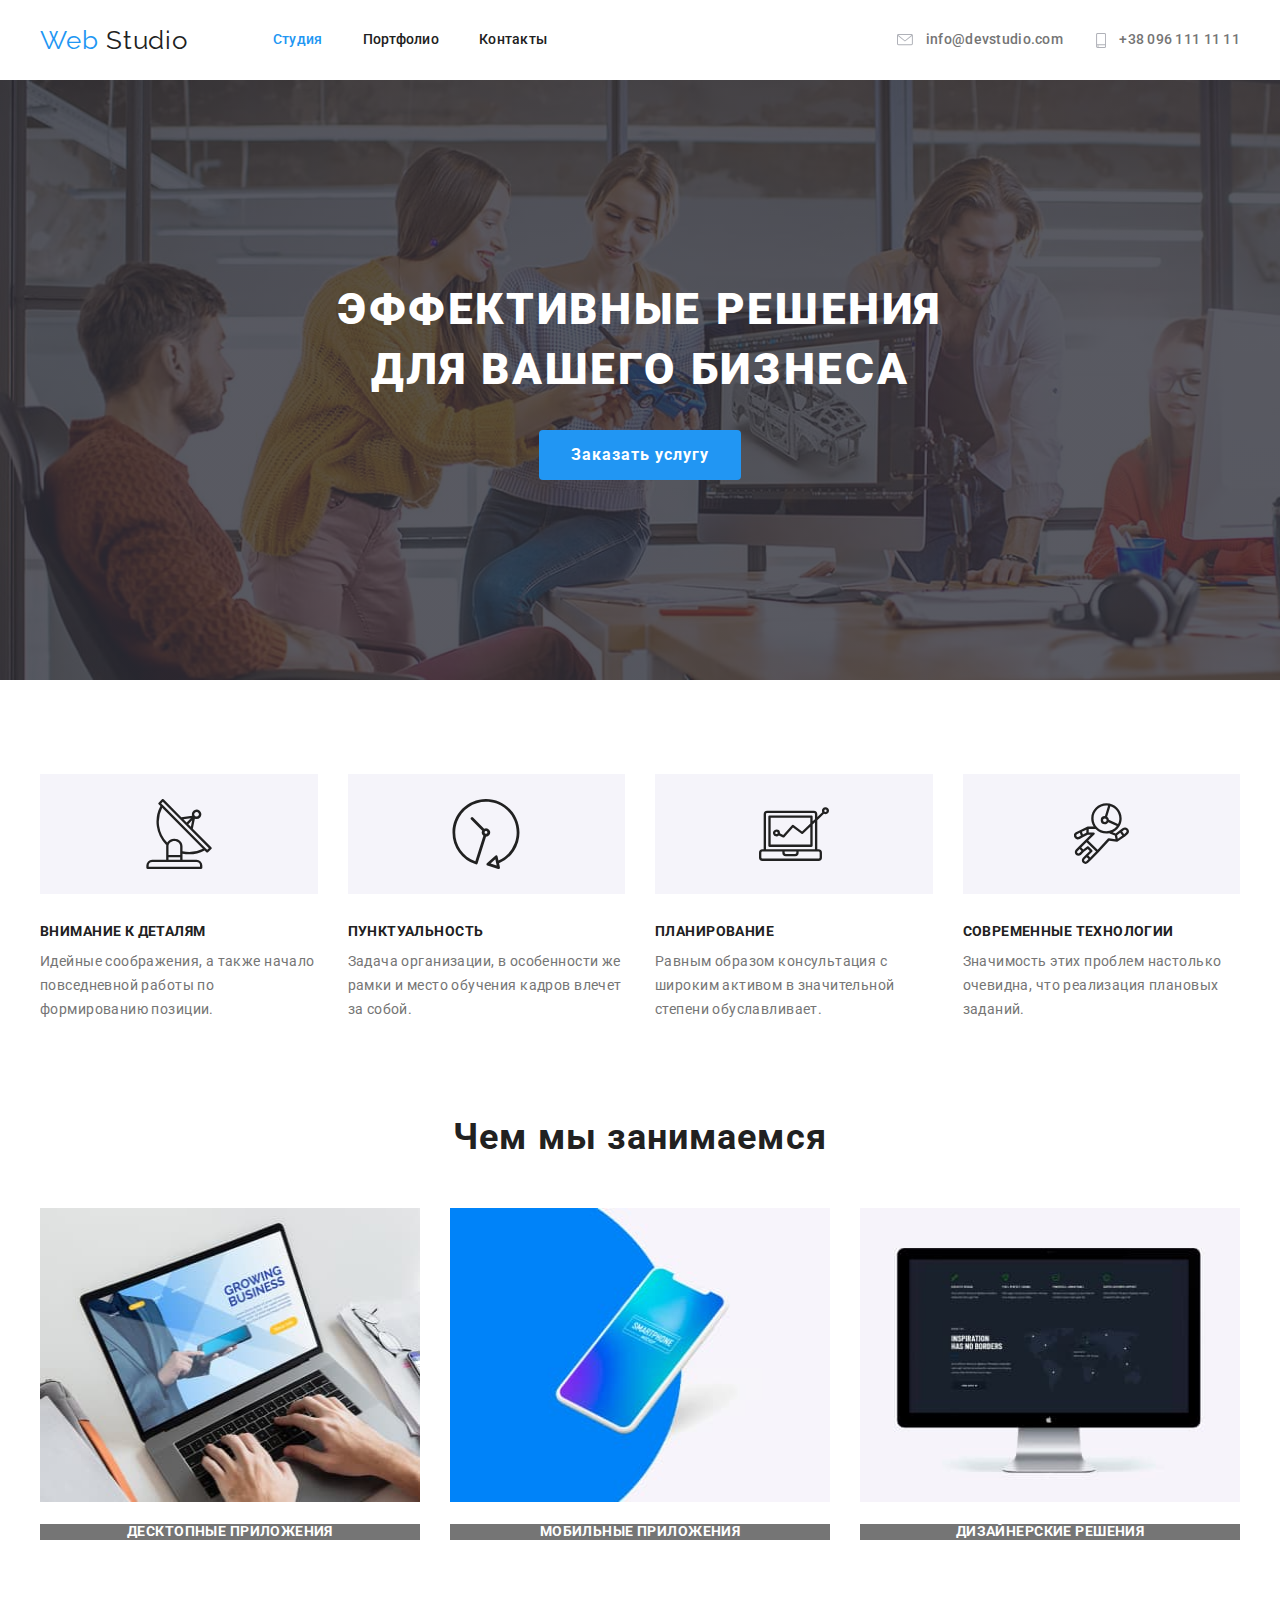
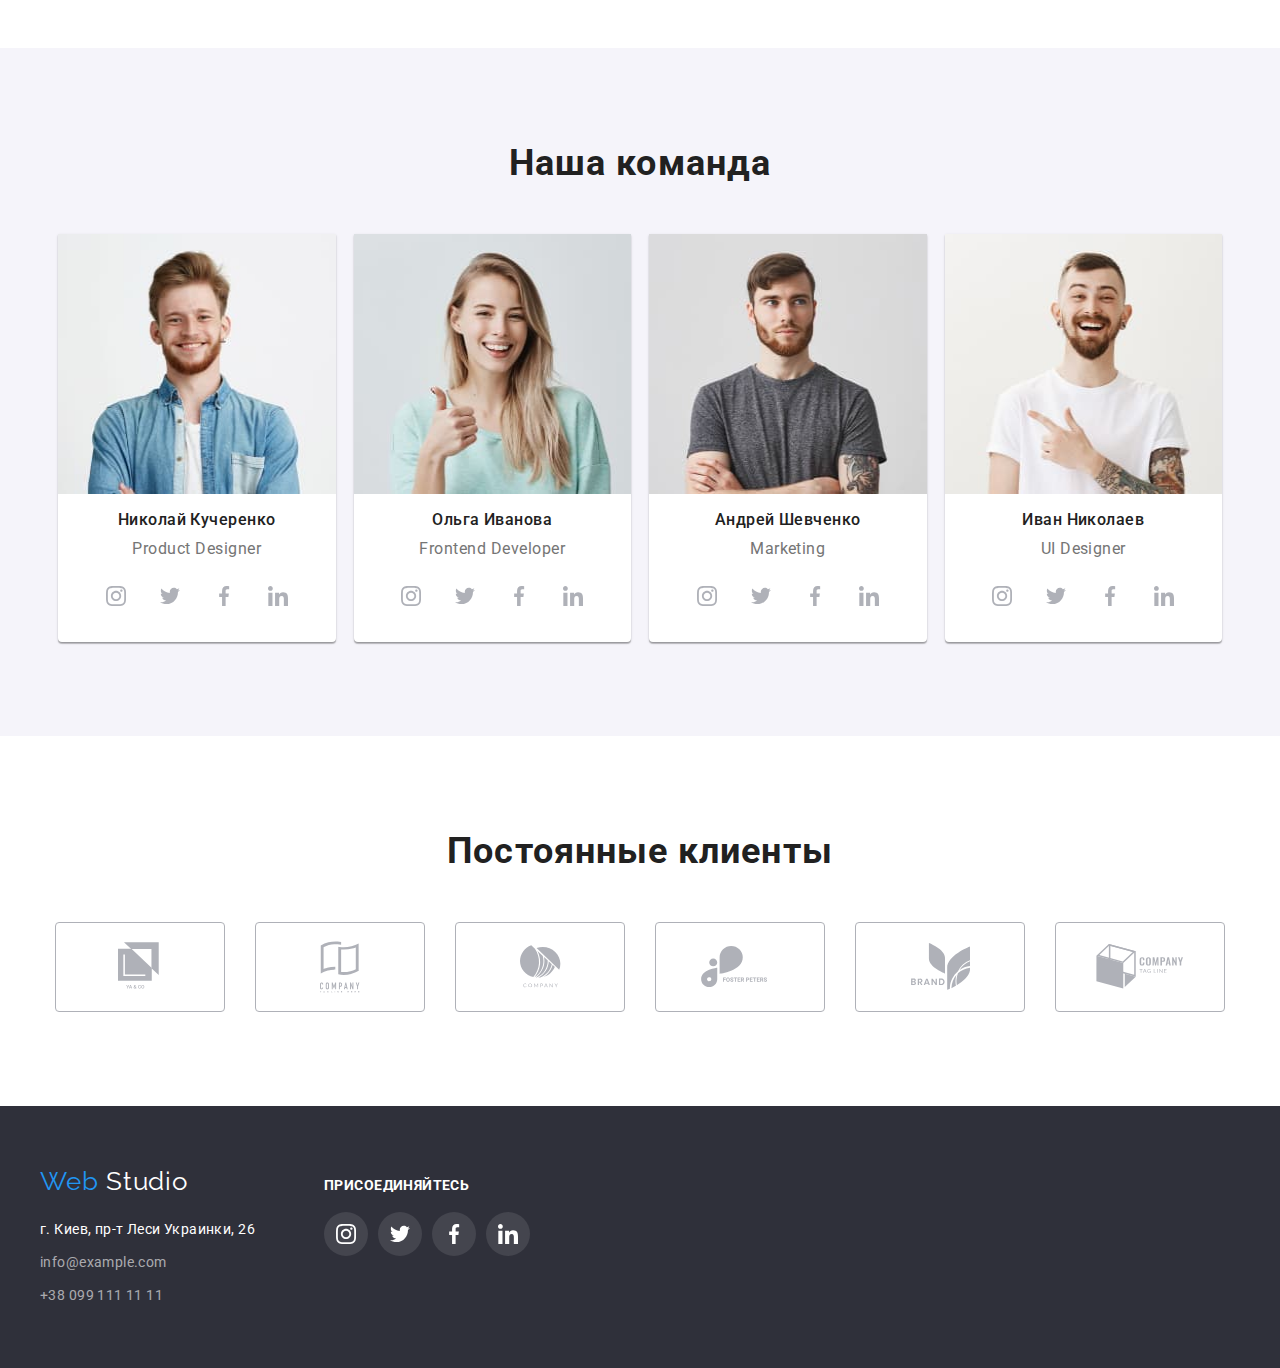
<file: index.html>
<!DOCTYPE html>
<html lang="ru">
  <head>
    <meta charset="UTF-8" />
    <meta name="viewport" content="width=device-width, initial-scale=1.0" />
    <title>Web Studio</title>
    <link
      href="https://fonts.googleapis.com/css2?family=Raleway:wght@700&family=Roboto:wght@400;500;700;900&display=swap"
      rel="stylesheet"
    />
    <link
      rel="stylesheet"
      href="https://cdnjs.cloudflare.com/ajax/libs/modern-normalize/0.7.0/modern-normalize.min.css"
    />
    <link rel="stylesheet" href="./css/style.css" />
  </head>
  <body>
    <!-- Header -->
    <header>
      <div class="container main-nav">
        <nav class="navigation">
          <a href="./index.html" class="logo"
            ><span class="logo-web">Web</span> Studio</a
          >
          <ul class="list">
            <li class="nav-item">
              <a href="./index.html" class="link current">Студия</a>
            </li>
            <li class="nav-item">
              <a href="./portfolio.html" class="link">Портфолио</a>
            </li>
            <li class="nav-item"><a href="#" class="link">Контакты</a></li>
          </ul>
        </nav>
        <div class="contacts">
          <a href="mailto:info@devstudio.com" class="link link-info">
            <svg class="header-icons" width="16" height="12">
              <use href="./images/icons/symbol-defs.svg#icon-mail"></use>
            </svg>
            info@devstudio.com
          </a>
          <a href="tel:+380961111111" class="link link-info">
            <svg class="header-icons" width="10" height="15">
              <use href="./images/icons/symbol-defs.svg#icon-smartphone"></use>
            </svg>
            +38 096 111 11 11
          </a>
        </div>
      </div>
    </header>
    <main>
      <!-- Hero -->
      <section class="hero">
        <h1 class="hero-title">
          Эффективные решения <br />
          для вашего бизнеса
        </h1>
        <button class="hero-button" type="button">Заказать услугу</button>
      </section>
      <!-- Advantages -->
      <section class="advantages">
        <div class="container">
          <ul class="list">
            <li class="advantages-item vector">
              <h2 class="title">Внимание к деталям</h2>
              <p class="text">
                Идейные соображения, а также начало повседневной работы по
                формированию позиции.
              </p>
            </li>
            <li class="advantages-item watch">
              <h2 class="title">Пунктуальность</h2>
              <p class="text">
                Задача организации, в особенности же рамки и место обучения
                кадров влечет за собой.
              </p>
            </li>
            <li class="advantages-item computer">
              <h2 class="title">Планирование</h2>
              <p class="text">
                Равным образом консультация с широким активом в значительной
                степени обуславливает.
              </p>
            </li>
            <li class="advantages-item technology">
              <h2 class="title">Современные технологии</h2>
              <p class="text last-text">
                Значимость этих проблем настолько очевидна, что реализация
                плановых заданий.
              </p>
            </li>
          </ul>
        </div>
      </section>
      <!-- Activity -->
      <section class="activity">
        <div class="container">
          <h2 class="section-title">Чем мы занимаемся</h2>
          <ul class="list">
            <li class="activity-item">
              <img
                src="./images/activity/desktop-opt.jpg"
                width="380"
                height="294"
                alt=""
              />
              <h3 class="activity-title">Десктопные приложения</h3>
            </li>
            <li class="activity-item">
              <img
                src="./images/activity/mobile-opt.jpg"
                width="380"
                height="294"
                alt=""
              />
              <h3 class="activity-title">Мобильные приложения</h3>
            </li>
            <li class="activity-item">
              <img
                src="./images/activity/design-opt.jpg"
                width="380"
                height="294"
                alt=""
              />
              <h3 class="activity-title last-activity">Дизайнерские решения</h3>
            </li>
          </ul>
        </div>
      </section>
      <!-- Team -->
      <section class="team">
        <div class="container">
          <h2 class="section-title">Наша команда</h2>
          <ul class="list">
            <li class="team-item">
              <img
                src="./images/team/Kolya-opt.jpg"
                width="270"
                height="260"
                alt=""
                class="team-image"
              />
              <h3 class="team-title">Николай Кучеренко</h3>
              <p class="team-text">Product Designer</p>
              <ul class="social-list">
                <li class="social-item">
                  <a href="#" aria-label="ссилка Instagram" class="social-link">
                    <svg width="20" height="20" class="social-icon">
                      <use
                        href="./images/icons/symbol-defs.svg#icon-instagram"
                      ></use>
                    </svg>
                  </a>
                </li>
                <li class="social-item">
                  <a href="#" aria-label="ссилка Twitter" class="social-link">
                    <svg width="20" height="20" class="social-icon">
                      <use
                        href="./images/icons/symbol-defs.svg#icon-twitter"
                      ></use>
                    </svg>
                  </a>
                </li>
                <li class="social-item">
                  <a href="#" aria-label="ссилка Facebook" class="social-link">
                    <svg width="20" height="20" class="social-icon">
                      <use
                        href="./images/icons/symbol-defs.svg#icon-facebook"
                      ></use>
                    </svg>
                  </a>
                </li>
                <li>
                  <a href="#" aria-label="ссилка LinkedIn" class="social-link">
                    <svg width="20" height="20" class="social-icon">
                      <use
                        href="./images/icons/symbol-defs.svg#icon-linkedin"
                      ></use>
                    </svg>
                  </a>
                </li>
              </ul>
            </li>
            <li class="team-item">
              <img
                src="./images/team/Olya-opt.jpg"
                width="270"
                height="260"
                alt=""
                class="team-image"
              />
              <h3 class="team-title">Ольга Иванова</h3>
              <p class="team-text">Frontend Developer</p>
              <ul class="social-list">
                <li class="social-item">
                  <a href="#" aria-label="ссилка Instagram" class="social-link">
                    <svg width="20" height="20" class="social-icon">
                      <use
                        href="./images/icons/symbol-defs.svg#icon-instagram"
                      ></use>
                    </svg>
                  </a>
                </li>
                <li class="social-item">
                  <a href="#" aria-label="ссилка Twitter" class="social-link">
                    <svg width="20" height="20" class="social-icon">
                      <use
                        href="./images/icons/symbol-defs.svg#icon-twitter"
                      ></use>
                    </svg>
                  </a>
                </li>
                <li class="social-item">
                  <a href="#" aria-label="ссилка Facebook" class="social-link">
                    <svg width="20" height="20" class="social-icon">
                      <use
                        href="./images/icons/symbol-defs.svg#icon-facebook"
                      ></use>
                    </svg>
                  </a>
                </li>
                <li>
                  <a href="#" aria-label="ссилка LinkedIn" class="social-link">
                    <svg width="20" height="20" class="social-icon">
                      <use
                        href="./images/icons/symbol-defs.svg#icon-linkedin"
                      ></use>
                    </svg>
                  </a>
                </li>
              </ul>
            </li>
            <li class="team-item">
              <img
                src="./images/team/Andrew-opt.jpg"
                width="270"
                height="260"
                alt=""
                class="team-image"
              />
              <h3 class="team-title">Андрей Шевченко</h3>
              <p class="team-text">Marketing</p>
              <ul class="social-list">
                <li class="social-item">
                  <a href="#" aria-label="ссилка Instagram" class="social-link">
                    <svg width="20" height="20" class="social-icon">
                      <use
                        href="./images/icons/symbol-defs.svg#icon-instagram"
                      ></use>
                    </svg>
                  </a>
                </li>
                <li class="social-item">
                  <a href="#" aria-label="ссилка Twitter" class="social-link">
                    <svg width="20" height="20" class="social-icon">
                      <use
                        href="./images/icons/symbol-defs.svg#icon-twitter"
                      ></use>
                    </svg>
                  </a>
                </li>
                <li class="social-item">
                  <a href="#" aria-label="ссилка Facebook" class="social-link">
                    <svg width="20" height="20" class="social-icon">
                      <use
                        href="./images/icons/symbol-defs.svg#icon-facebook"
                      ></use>
                    </svg>
                  </a>
                </li>
                <li>
                  <a href="#" aria-label="ссилка LinkedIn" class="social-link">
                    <svg width="20" height="20" class="social-icon">
                      <use
                        href="./images/icons/symbol-defs.svg#icon-linkedin"
                      ></use>
                    </svg>
                  </a>
                </li>
              </ul>
            </li>
            <li class="team-item">
              <img
                src="./images/team/Ivan-opt.jpg"
                width="270"
                height="260"
                alt=""
                class="team-image"
              />
              <h3 class="team-title">Иван Николаев</h3>
              <p class="team-text">UI Designer</p>
              <ul class="social-list">
                <li class="social-item">
                  <a href="#" aria-label="ссилка Instagram" class="social-link">
                    <svg width="20" height="20" class="social-icon">
                      <use
                        href="./images/icons/symbol-defs.svg#icon-instagram"
                      ></use>
                    </svg>
                  </a>
                </li>
                <li class="social-item">
                  <a href="#" aria-label="ссилка Twitter" class="social-link">
                    <svg width="20" height="20" class="social-icon">
                      <use
                        href="./images/icons/symbol-defs.svg#icon-twitter"
                      ></use>
                    </svg>
                  </a>
                </li>
                <li class="social-item">
                  <a href="#" aria-label="ссилка Facebook" class="social-link">
                    <svg width="20" height="20" class="social-icon">
                      <use
                        href="./images/icons/symbol-defs.svg#icon-facebook"
                      ></use>
                    </svg>
                  </a>
                </li>
                <li>
                  <a href="#" aria-label="ссилка LinkedIn" class="social-link">
                    <svg width="20" height="20" class="social-icon">
                      <use
                        href="./images/icons/symbol-defs.svg#icon-linkedin"
                      ></use>
                    </svg>
                  </a>
                </li>
              </ul>
            </li>
          </ul>
        </div>
      </section>
      <!-- regular customers -->
      <section class="clients">
        <div class="container">
          <h2 class="section-title">Постоянные клиенты</h2>
          <ul class="clients-list">
            <li class="clients-item">
              <a href="#" aria-label="Client 1" class="clients-link">
                <svg width="45" height="50" class="clients-icon">
                  <use href="./images/icons/symbol-defs.svg#icon-logo1"></use>
                </svg>
              </a>
            </li>
            <li class="clients-item">
              <a href="#" aria-label="Client 2" class="clients-link">
                <svg width="40" height="52" class="clients-icon">
                  <use href="./images/icons/symbol-defs.svg#icon-logo2"></use>
                </svg>
              </a>
            </li>
            <li class="clients-item">
              <a href="#" aria-label="Client 3" class="clients-link">
                <svg width="41" height="43" class="clients-icon">
                  <use href="./images/icons/symbol-defs.svg#icon-logo3"></use>
                </svg>
              </a>
            </li>
            <li class="clients-item">
              <a href="#" aria-label="Client 4" class="clients-link">
                <svg width="79" height="42" class="clients-icon">
                  <use href="./images/icons/symbol-defs.svg#icon-logo4"></use>
                </svg>
              </a>
            </li>
            <li class="clients-item">
              <a href="#" aria-label="Client 5" class="clients-link">
                <svg width="59" height="47" class="clients-icon">
                  <use href="./images/icons/symbol-defs.svg#icon-logo5"></use>
                </svg>
              </a>
            </li>
            <li class="clients-item">
              <a href="#" aria-label="Client 6" class="clients-link">
                <svg width="88" height="45" class="clients-icon">
                  <use href="./images/icons/symbol-defs.svg#icon-logo6"></use>
                </svg>
              </a>
            </li>
          </ul>
        </div>
      </section>
    </main>
    <!-- footer -->
    <footer>
      <div class="container">
        <div class="footer">
          <div>
            <a href="./index.html" class="logo"
              ><span class="logo-web">Web</span
              ><span class="logo-studio"> Studio</span></a
            >
            <address>
              <ul class="address-list">
                <li class="address-item">
                  <a
                    href="https://goo.gl/maps/6LyQtBuJh6KGTNJq8"
                    target="_blank"
                    rel="noopener noreferrer"
                    class="kyiv-address"
                    >г. Киев, пр-т Леси Украинки, 26</a
                  >
                </li>
                <li class="address-item">
                  <a href="mailto:info@devstudio.com" class="address-link">
                    info@example.com
                  </a>
                </li>
                <li class="address-item">
                  <a href="tel:+380961111111" class="address-link">
                    +38 099 111 11 11
                  </a>
                </li>
              </ul>
            </address>
          </div>
          <div class="join-icons">
            <b class="join-us">присоединяйтесь</b>
            <ul class="social-list">
              <li class="social-item">
                <a
                  href="#"
                  aria-label="ссилка Instagram"
                  class="social-link our-links"
                >
                  <svg width="20" height="20" class="social-icon our-icon">
                    <use
                      href="./images/icons/symbol-defs.svg#icon-instagram"
                    ></use>
                  </svg>
                </a>
              </li>
              <li class="social-item">
                <a
                  href="#"
                  aria-label="ссилка Twitter"
                  class="social-link our-links"
                >
                  <svg width="20" height="20" class="social-icon our-icon">
                    <use
                      href="./images/icons/symbol-defs.svg#icon-twitter"
                    ></use>
                  </svg>
                </a>
              </li>
              <li class="social-item">
                <a
                  href="#"
                  aria-label="ссилка Facebook"
                  class="social-link our-links"
                >
                  <svg width="20" height="20" class="social-icon our-icon">
                    <use
                      href="./images/icons/symbol-defs.svg#icon-facebook"
                    ></use>
                  </svg>
                </a>
              </li>
              <li class="social-item">
                <a
                  href="#"
                  aria-label="ссилка LinkedIn"
                  class="social-link our-links"
                >
                  <svg width="20" height="20" class="social-icon our-icon">
                    <use
                      href="./images/icons/symbol-defs.svg#icon-linkedin"
                    ></use>
                  </svg>
                </a>
              </li>
            </ul>
          </div>
        </div>
      </div>
    </footer>
  </body>
</html>
</file>
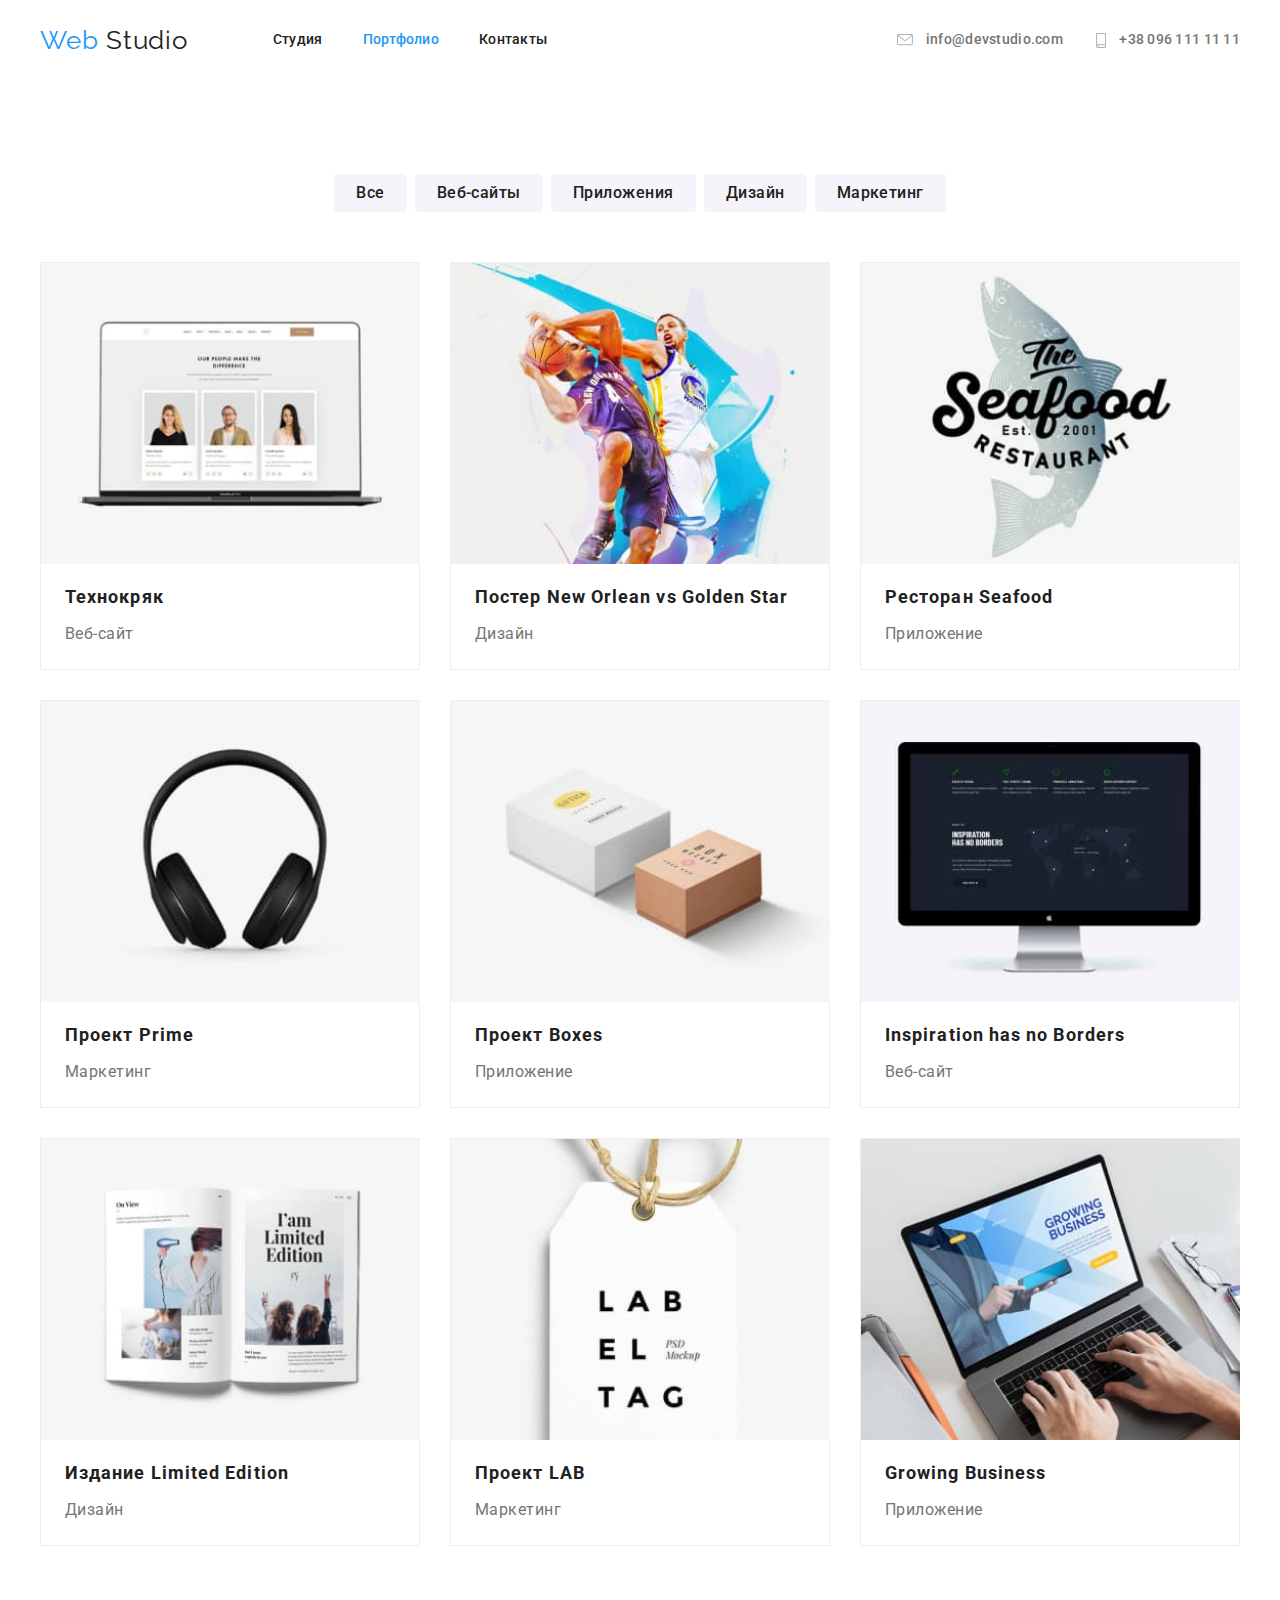
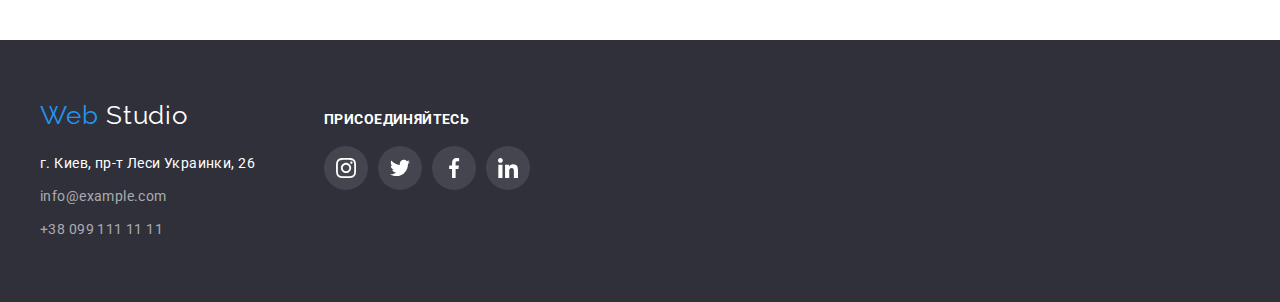
<file: portfolio.html>
<!DOCTYPE html>
<html lang="en">
  <head>
    <meta charset="UTF-8" />
    <meta name="viewport" content="width=device-width, initial-scale=1.0" />
    <title>Portfolio</title>
    <link
      href="https://fonts.googleapis.com/css2?family=Raleway:wght@700&family=Roboto:wght@400;500;700;900&display=swap"
      rel="stylesheet"
    />
    <link
      rel="stylesheet"
      href="https://cdnjs.cloudflare.com/ajax/libs/modern-normalize/0.7.0/modern-normalize.min.css"
    />
    <link rel="stylesheet" href="./css/style.css" />
  </head>
  <body>
    <header>
      <div class="container main-nav">
        <nav class="navigation">
          <a href="./index.html" class="logo"
            ><span class="logo-web">Web</span> Studio</a
          >
          <ul class="list">
            <li class="nav-item">
              <a href="./index.html" class="link">Студия</a>
            </li>
            <li class="nav-item">
              <a href="./portfolio.html" class="link current">Портфолио</a>
            </li>
            <li class="nav-item"><a href="#" class="link">Контакты</a></li>
          </ul>
        </nav>
        <div class="contacts">
          <a href="mailto:info@devstudio.com" class="link link-info">
            <svg class="header-icons" width="16" height="12">
              <use href="./images/icons/symbol-defs.svg#icon-mail"></use>
            </svg>
            info@devstudio.com</a
          >
          <a href="tel:+380961111111" class="link link-info">
            <svg class="header-icons" width="10" height="15">
              <use href="./images/icons/symbol-defs.svg#icon-smartphone"></use>
            </svg>
            +38 096 111 11 11</a
          >
        </div>
      </div>
    </header>
    <main>
      <section class="filter">
        <div class="container">
          <!-- <h1 class="main-title">Портфолио</h1> -->
          <ul class="list">
            <li class="filter-item">
              <button type="button" class="filter-button">Все</button>
            </li>
            <li class="filter-item">
              <button type="button" class="filter-button">Веб-сайты</button>
            </li>
            <li class="filter-item">
              <button type="button" class="filter-button">Приложения</button>
            </li>
            <li class="filter-item">
              <button type="button" class="filter-button">Дизайн</button>
            </li>
            <li class="filter-item">
              <button type="button" class="filter-button">Маркетинг</button>
            </li>
          </ul>

          <ul class="portfolio-list">
            <li class="portfolio-item">
              <a href="#" class="portfolio-link">
                <img
                  src="./images/portfolio/techno-opt.jpg"
                  alt=""
                  width="379"
                />
                <h2 class="portfolio-title">Технокряк</h2>
                <p class="portfolio-text">Веб-сайт</p>
                <!-- <p class="portfolio-description">
                  Технокряк это современная площадка распространения
                  коронавируса. Компании используют эту платформу для цифрового
                  шпионажа и атак на защищённые сервера конкурентов.
                </p> -->
              </a>
            </li>
            <li class="portfolio-item">
              <a href="#" class="portfolio-link">
                <img
                  src="./images/portfolio/new-orlean-opt.jpg"
                  alt=""
                  width="379"
                />
                <h2 class="portfolio-title">
                  Постер New Orlean vs Golden Star
                </h2>
                <p class="portfolio-text">Дизайн</p>
                <!-- <p class="portfolio-description">
                  Технокряк это современная площадка распространения
                  коронавируса. Компании используют эту платформу для цифрового
                  шпионажа и атак на защищённые сервера конкурентов.
                </p> -->
              </a>
            </li>
            <li class="portfolio-item">
              <a href="#" class="portfolio-link">
                <img
                  src="./images/portfolio/seafood-opt.jpg"
                  alt=""
                  width="379"
                />
                <h2 class="portfolio-title">Ресторан Seafood</h2>
                <p class="portfolio-text">Приложение</p>
                <!-- <p class="portfolio-description">
                  Технокряк это современная площадка распространения
                  коронавируса. Компании используют эту платформу для цифрового
                  шпионажа и атак на защищённые сервера конкурентов.
                </p> -->
              </a>
            </li>
            <li class="portfolio-item">
              <a href="#" class="portfolio-link">
                <img
                  src="./images/portfolio/prime-opt.jpg"
                  alt=""
                  width="379"
                />
                <h2 class="portfolio-title">Проект Prime</h2>
                <p class="portfolio-text">Маркетинг</p>
                <!-- <p class="portfolio-description">
                  Технокряк это современная площадка распространения
                  коронавируса. Компании используют эту платформу для цифрового
                  шпионажа и атак на защищённые сервера конкурентов.
                </p> -->
              </a>
            </li>
            <li class="portfolio-item">
              <a href="#" class="portfolio-link">
                <img
                  src="./images/portfolio/boxes-opt.jpg"
                  alt=""
                  width="379"
                />
                <h2 class="portfolio-title">Проект Boxes</h2>
                <p class="portfolio-text">Приложение</p>
                <!-- <p class="portfolio-description">
                  Технокряк это современная площадка распространения
                  коронавируса. Компании используют эту платформу для цифрового
                  шпионажа и атак на защищённые сервера конкурентов.
                </p> -->
              </a>
            </li>
            <li class="portfolio-item">
              <a href="#" class="portfolio-link">
                <img
                  src="./images/portfolio/noBorders-opt.jpg"
                  alt=""
                  width="379"
                />
                <h2 class="portfolio-title">Inspiration has no Borders</h2>
                <p class="portfolio-text">Веб-сайт</p>
                <!-- <p class="portfolio-description">
                  Технокряк это современная площадка распространения
                  коронавируса. Компании используют эту платформу для цифрового
                  шпионажа и атак на защищённые сервера конкурентов.
                </p> -->
              </a>
            </li>
            <li class="portfolio-item">
              <a href="#" class="portfolio-link">
                <img
                  src="./images/portfolio/ledition-opt.jpg"
                  alt=""
                  width="379"
                />
                <h2 class="portfolio-title">Издание Limited Edition</h2>
                <p class="portfolio-text">Дизайн</p>
                <!-- <p class="portfolio-description">
                  Технокряк это современная площадка распространения
                  коронавируса. Компании используют эту платформу для цифрового
                  шпионажа и атак на защищённые сервера конкурентов.
                </p> -->
              </a>
            </li>
            <li class="portfolio-item">
              <a href="#" class="portfolio-link">
                <img src="./images/portfolio/lab-opt.jpg" alt="" width="379" />
                <h2 class="portfolio-title">Проект LAB</h2>
                <p class="portfolio-text">Маркетинг</p>
                <!-- <p class="portfolio-description">
                  Технокряк это современная площадка распространения
                  коронавируса. Компании используют эту платформу для цифрового
                  шпионажа и атак на защищённые сервера конкурентов.
                </p> -->
              </a>
            </li>
            <li class="portfolio-item">
              <a href="#" class="portfolio-link">
                <img
                  src="./images/portfolio/growing-opt.jpg"
                  alt=""
                  width="379"
                />
                <h2 class="portfolio-title">Growing Business</h2>
                <p class="portfolio-text">Приложение</p>
                <!-- <p class="portfolio-description">
                  Технокряк это современная площадка распространения
                  коронавируса. Компании используют эту платформу для цифрового
                  шпионажа и атак на защищённые сервера конкурентов.
                </p> -->
              </a>
            </li>
          </ul>
        </div>
      </section>
    </main>
    <footer>
      <div class="container">
        <div class="footer">
          <div>
            <a href="./index.html" class="logo"
              ><span class="logo-web">Web</span
              ><span class="logo-studio"> Studio</span></a
            >
            <address>
              <ul class="address-list">
                <li class="address-item">
                  <a
                    href="https://goo.gl/maps/6LyQtBuJh6KGTNJq8"
                    target="_blank"
                    rel="noopener noreferrer"
                    class="kyiv-address"
                    >г. Киев, пр-т Леси Украинки, 26</a
                  >
                </li>
                <li class="address-item">
                  <a href="mailto:info@devstudio.com" class="address-link">
                    info@example.com
                  </a>
                </li>
                <li class="address-item">
                  <a href="tel:+380961111111" class="address-link">
                    +38 099 111 11 11
                  </a>
                </li>
              </ul>
            </address>
          </div>
          <div class="join-icons">
            <b class="join-us">присоединяйтесь</b>
            <ul class="social-list">
              <li class="social-item">
                <a
                  href="#"
                  aria-label="ссилка Instagram"
                  class="social-link our-links"
                >
                  <svg width="20" height="20" class="social-icon our-icon">
                    <use
                      href="./images/icons/symbol-defs.svg#icon-instagram"
                    ></use>
                  </svg>
                </a>
              </li>
              <li class="social-item">
                <a
                  href="#"
                  aria-label="ссилка Twitter"
                  class="social-link our-links"
                >
                  <svg width="20" height="20" class="social-icon our-icon">
                    <use
                      href="./images/icons/symbol-defs.svg#icon-twitter"
                    ></use>
                  </svg>
                </a>
              </li>
              <li class="social-item">
                <a
                  href="#"
                  aria-label="ссилка Facebook"
                  class="social-link our-links"
                >
                  <svg width="20" height="20" class="social-icon our-icon">
                    <use
                      href="./images/icons/symbol-defs.svg#icon-facebook"
                    ></use>
                  </svg>
                </a>
              </li>
              <li class="social-item">
                <a
                  href="#"
                  aria-label="ссилка LinkedIn"
                  class="social-link our-links"
                >
                  <svg width="20" height="20" class="social-icon our-icon">
                    <use
                      href="./images/icons/symbol-defs.svg#icon-linkedin"
                    ></use>
                  </svg>
                </a>
              </li>
            </ul>
          </div>
        </div>
      </div>
    </footer>
  </body>
</html>
</file>
<file: css/style.css>
:root {
  --main-color: #757575;
  --secondary-color: #212121;
  --accent-color: #2196f3;
}
body {
  font-family: Roboto, sans-serif;
  color: var(--main-color);
  font-size: 14px;
  line-height: 1.71;
  max-width: 1600px;
  margin-left: auto;
  margin-right: auto;
}

.link {
  text-decoration: none;
  font-weight: 500;
  letter-spacing: 0.02em;
  color: var(--secondary-color);
  line-height: 1.14;
}
.section-title {
  font-weight: 700;
  font-size: 36px;
  line-height: 1.17;
  text-align: center;
  letter-spacing: 0.03em;
  color: var(--secondary-color);
  margin-top: 0;
  margin-bottom: 50px;
}
.logo {
  font-family: 'Raleway', sans-serif;
  font-size: 26px;
  line-height: 1.19;
  letter-spacing: 0.03em;
  text-decoration: none;
  color: var(--secondary-color);
}
.navigation {
  display: flex;
  align-items: center;
}
.navigation .list {
  margin-left: 85px;
}
.logo-web {
  color: var(--accent-color);
}
.logo-studio {
  color: #ffffff;
}
.link-info {
  color: var(--main-color);
  display: inline-block;
}
.link-info + .link-info {
  margin-left: 30px;
}
.link:hover,
.link:focus {
  color: var(--accent-color);
}

.list {
  list-style: none;
  padding: 0;
  margin: 0;
  display: flex;
  /* justify-content: space-evenly; */
}

.address-list {
  list-style: none;
  padding: 0;
  margin: 0;
}
li {
  margin-top: 0;
}
.nav-item:not(:last-child) {
  margin-right: 40px;
}
header .link.current {
  color: var(--accent-color);
}
.hero {
  max-width: 1600px;
  height: 600px;
  background-color: var(--main-color);
  text-align: center;
  margin-left: auto;
  margin-right: auto;
  background-image: linear-gradient(
      to right,
      rgba(47, 48, 58, 0.8),
      rgba(47, 48, 58, 0.8)
    ),
    url(../images/Hero-opt.jpg);
  padding-top: 200px;
}
.hero-title {
  color: #ffffff;
  font-weight: 900;
  font-size: 44px;
  line-height: 1.36;
  text-align: center;
  letter-spacing: 0.06em;
  text-transform: uppercase;
  margin-top: 0;
  margin-bottom: 30px;
}
.hero-button {
  background-color: var(--accent-color);
  color: #ffffff;
  font-weight: 700;
  font-size: 16px;
  line-height: 1.875;
  text-align: center;
  letter-spacing: 0.06em;
  font-family: inherit;
  padding: 10px 32px;
  border-radius: 4px;
  border: none;
}
.advantages {
  padding-top: 94px;
  padding-bottom: 94px;
}
.advantages-item {
  width: calc((100% - 90px) / 4);
}
.advantages-item:not(:last-child) {
  margin-right: 30px;
}
.advantages-item::before {
  content: '';
  display: block;
  height: 120px;
  background-color: #f5f4fa;
  background-repeat: no-repeat;
  background-position: center;
}
.advantages-item.vector::before {
  background-image: url(../images/icons/vector.svg);
}
.advantages-item.watch::before {
  background-image: url(../images/icons/watch.svg);
}
.advantages-item.computer::before {
  background-image: url(../images/icons/computer.svg);
}
.advantages-item.technology::before {
  background-image: url(../images/icons/technology.svg);
}
.advantages .title {
  font-weight: 700;
  font-size: 14px;
  line-height: 1.14;
  letter-spacing: 0.03em;
  text-transform: uppercase;
  color: var(--secondary-color);
  margin-top: 30px;
  margin-bottom: 10px;
}
.advantages .text {
  letter-spacing: 0.03em;
}
.last-text {
  margin-bottom: 0;
}
.team {
  background-color: #f5f4fa;
}
.team .list {
  justify-content: space-evenly;
}
.team-title {
  margin-bottom: 10px;
}
.team-text {
  margin-bottom: 16px;
}
.activity {
  padding-bottom: 94px;
}
.activity-item {
  width: calc((100% - 30px) / 3);
}
.activity-item:not(:last-child) {
  margin-right: 30px;
}
.activity .section-title {
  margin-bottom: 50px;
}
.activity-title {
  font-weight: 700;
  font-size: 14px;
  line-height: 1.14;
  text-align: center;
  letter-spacing: 0.03em;
  text-transform: uppercase;
  background-color: var(--main-color);
  color: #ffffff;
}

.team {
  padding-top: 94px;
  padding-bottom: 94px;
}
.team-title {
  font-weight: 500;
  font-size: 16px;
  line-height: 1.1875;
  text-align: center;
  letter-spacing: 0.03em;
  color: var(--secondary-color);
}
.team-text {
  font-size: 16px;
  line-height: 1.1875;
  text-align: center;
  letter-spacing: 0.03em;
}
.team-item {
  width: calc((100% - 90px) / 4);
  background-color: #fff;
  box-shadow: 0px 2px 1px rgba(0, 0, 0, 0.2), 0px 1px 1px rgba(0, 0, 0, 0.14),
    0px 1px 3px rgba(0, 0, 0, 0.12);
  border-radius: 0px 0px 4px 4px;
}
.team-item:not(:last-child) {
  margin-right: 0;
}
.team-image {
  display: block;
  width: 100%;
}
.social-list {
  list-style: none;
  display: flex;
  justify-content: center;
  margin-bottom: 24px;
  padding: 0;
}
.social-item:not(:last-child) {
  margin-right: 10px;
}
.social-link {
  display: inline-flex;
  width: 44px;
  height: 44px;
  justify-content: center;
  align-items: center;
}
.our-links {
  background-color: rgba(255, 255, 255, 0.1);
  border-radius: 50%;
}

.social-link:hover,
.social-link:focus {
  background-color: var(--accent-color);
  border-radius: 50%;
}
.social-icon,
.clients-icon,
.header-icons {
  fill: #afb1b8;
}
.our-icon {
  fill: #ffffff;
}
.social-link:hover .social-icon,
.social-link:focus .social-icon {
  fill: #ffffff;
}

.clients {
  padding-top: 94px;
  padding-bottom: 94px;
}
.clients-list {
  margin: 0;
  padding: 0;
  list-style: none;
  display: flex;
  justify-content: center;
}
.clients-item:not(:first-child) {
  margin-left: 30px;
}

.clients-link {
  display: inline-flex;
  width: 170px;
  height: 90px;
  border: 1px solid #afb1b8;
  border-radius: 4px;
  justify-content: center;
  align-items: center;
}
.clients-link:hover,
.clients-link:focus {
  border-color: var(--accent-color);
}
.clients-link:hover svg,
.clients-link:focus svg {
  fill: var(--accent-color);
}
.address-list {
  margin-top: 20px;
}
.address-item:not(:last-child) {
  margin-bottom: 9px;
}
.address-link {
  letter-spacing: 0.03em;
  color: rgba(255, 255, 255, 0.6);
  font-style: normal;
  text-decoration: none;
}
.kyiv-address {
  text-decoration: none;
  font-style: normal;
  letter-spacing: 0.03em;
  color: #ffffff;
}
.join-us,
.subscribe {
  font-weight: 700;
  line-height: 1.14;
  letter-spacing: 0.03em;
  text-transform: uppercase;
  color: #ffffff;
  display: inline;
}

footer {
  padding-top: 60px;
  padding-bottom: 60px;
  background-color: #2f303a;
}
.footer {
  display: flex;
  align-items: baseline;
}
.join-icons {
  margin-left: 69px;
}
/* Блоки */
.container {
  width: 1230px;
  margin: 0 auto;
  padding: 0 15px;
}
.nav-item .link {
  display: block;
  padding-top: 32px;
  padding-bottom: 32px;
}
.main-nav {
  display: flex;
  align-items: center;
}
.navigation {
  display: flex;
}
.contacts {
  margin-left: auto;
}
.header-icons {
  vertical-align: middle;
  margin-right: 10px;
}
.link-info:hover .header-icons,
.link-info:focus .header-icons {
  fill: var(--accent-color);
}
/* Портфолио */
.filter {
  padding-top: 94px;
  padding-bottom: 94px;
}
.filter .list {
  justify-content: center;
}
.filter-button {
  background-color: #f5f4fa;
  font-weight: 500;
  font-size: 16px;
  line-height: 1.625;
  color: var(--secondary-color);
  text-align: center;
  letter-spacing: 0.03em;
  padding: 6px 22px;
  border-radius: 4px;
  border: none;
}
.filter-item:not(:last-child) {
  margin-right: 8px;
}
.portfolio-item:nth-child(-n + 3) {
  margin-top: 50px;
}
.filter-button:hover,
.filter-button:focus {
  background-color: var(--accent-color);
  color: #ffffff;
}
.main-title {
  margin: 0;
}
.portfolio-list {
  list-style: none;
  padding: 0;
  margin: 0;
  display: flex;
  flex-wrap: wrap;
}
.portfolio-item {
  width: calc((100% - 60px) / 3);
  border: 1px solid #eeeeee;
}
.portfolio-item:not(:nth-child(3n)) {
  margin-right: 30px;
}
.portfolio-item:not(:nth-last-child(-n + 3)) {
  margin-bottom: 30px;
}
.portfolio-link {
  text-decoration: none;
}
.portfolio-item:hover {
  box-shadow: 1px 4px 6px rgba(0, 0, 0, 0.16), 0px 4px 4px rgba(0, 0, 0, 0.06),
    0px 1px 1px rgba(0, 0, 0, 0.12);
}
.portfolio-item img {
  display: block;
}
.portfolio-title {
  font-weight: 700;
  font-size: 18px;
  line-height: 2;
  letter-spacing: 0.06em;
  color: var(--secondary-color);
  margin-bottom: 4px;
  margin-left: 24px;
}
.portfolio-text {
  font-size: 16px;
  line-height: 1.875;
  letter-spacing: 0.03em;
  color: var(--main-color);
  margin-bottom: 20px;
  margin-left: 24px;
}
.portfolio-description {
  font-size: 18px;
  line-height: 1.55;
  letter-spacing: 0.03em;
  color: var(--main-color);
}
p {
  margin: 0;
}
</file>
